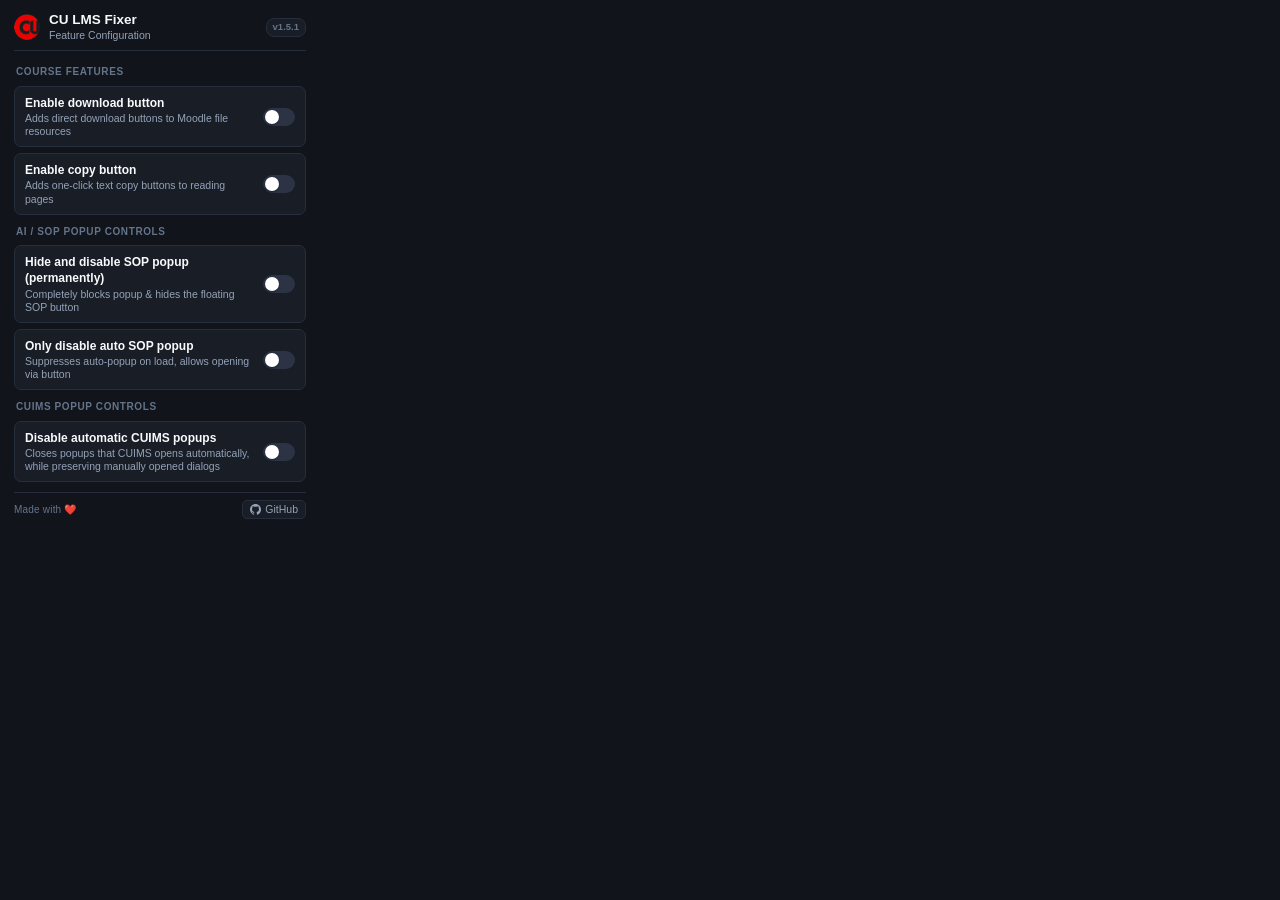
<file: popup.html>
<!DOCTYPE html>
<html lang="en">
<head>
  <meta charset="UTF-8">
  <meta name="viewport" content="width=device-width, initial-scale=1.0">
  <title>CU LMS Fixer & Tools</title>
  <link rel="stylesheet" href="popup.css">
</head>
<body>
  <div class="popup-container">
    <header class="header">
      <div class="header-branding">
        <img src="icons/icon-32.png" alt="CU LMS Logo" class="app-icon">
        <div>
          <h1 class="title">CU LMS Fixer</h1>
          <p class="subtitle">Feature Configuration</p>
        </div>
      </div>
      <span class="version-badge">v1.5.1</span>
    </header>

    <main class="settings-list">
      <div class="section-title">Course Features</div>

      <label class="setting-item" for="enableDownloadButton">
        <div class="setting-info">
          <span class="setting-name">Enable download button</span>
          <span class="setting-desc">Adds direct download buttons to Moodle file resources</span>
        </div>
        <input type="checkbox" id="enableDownloadButton" class="setting-checkbox">
      </label>

      <label class="setting-item" for="enableCopyButton">
        <div class="setting-info">
          <span class="setting-name">Enable copy button</span>
          <span class="setting-desc">Adds one-click text copy buttons to reading pages</span>
        </div>
        <input type="checkbox" id="enableCopyButton" class="setting-checkbox">
      </label>

      <div class="section-title">AI / SOP Popup Controls</div>

      <label class="setting-item" for="hideSopPermanently">
        <div class="setting-info">
          <span class="setting-name">Hide and disable SOP popup (permanently)</span>
          <span class="setting-desc">Completely blocks popup & hides the floating SOP button</span>
        </div>
        <input type="checkbox" id="hideSopPermanently" class="setting-checkbox">
      </label>

      <label class="setting-item" for="disableAutoSopPopup">
        <div class="setting-info">
          <span class="setting-name">Only disable auto SOP popup</span>
          <span class="setting-desc">Suppresses auto-popup on load, allows opening via button</span>
        </div>
        <input type="checkbox" id="disableAutoSopPopup" class="setting-checkbox">
      </label>

      <div class="section-title">CUIMS Popup Controls</div>

      <label class="setting-item" for="disableAutoCuimsPopup">
        <div class="setting-info">
          <span class="setting-name">Disable automatic CUIMS popups</span>
          <span class="setting-desc">Closes popups that CUIMS opens automatically, while preserving manually opened dialogs</span>
        </div>
        <input type="checkbox" id="disableAutoCuimsPopup" class="setting-checkbox">
      </label>
    </main>

    <footer class="footer">
      <div class="footer-left">
        <span id="footerCredit" class="footer-credit">Made with ❤️</span>
        <span id="saveStatus" class="save-status">✓ Saved</span>
      </div>
      <a id="githubLink" href="https://github.com/ankitpandeynine/Cu-lms-fixer" target="_blank" rel="noopener noreferrer" class="github-link" title="GitHub Repository">
        <svg class="github-icon" viewBox="0 0 24 24" width="11" height="11" fill="currentColor">
          <path d="M12 0C5.37 0 0 5.37 0 12c0 5.31 3.435 9.795 8.205 11.385.6.105.825-.255.825-.57 0-.285-.015-1.23-.015-2.235-3.015.555-3.795-.735-4.035-1.41-.135-.345-.72-1.41-1.23-1.695-.42-.225-1.02-.78-.015-.795.945-.015 1.62.87 1.845 1.23 1.08 1.815 2.805 1.305 3.495.99.105-.78.42-1.305.765-1.605-2.67-.3-5.46-1.335-5.46-5.925 0-1.305.465-2.385 1.23-3.225-.12-.3-.54-1.53.12-3.18 0 0 1.005-.315 3.3 1.23.96-.27 1.98-.405 3-.405s2.04.135 3 .405c2.295-1.56 3.3-1.23 3.3-1.23.66 1.65.24 2.88.12 3.18.765.84 1.23 1.905 1.23 3.225 0 4.605-2.805 5.625-5.475 5.925.435.375.81 1.095.81 2.22 0 1.605-.015 2.895-.015 3.3 0 .315.225.69.825.57A12.02 12.02 0 0024 12c0-6.63-5.37-12-12-12z"/>
        </svg>
        GitHub
      </a>
    </footer>
  </div>

  <script src="popup.js"></script>
</body>
</html>
</file>
<file: popup.css>
:root {
  --bg-primary: #11141a;
  --bg-card: #181d26;
  --bg-card-hover: #202733;
  --border-color: #262e3d;
  --accent-color: #bd1017;
  --accent-light: #e52b33;
  --text-main: #f8fafc;
  --text-muted: #94a3b8;
  --text-dim: #64748b;
  --success-color: #10b981;
}

* {
  box-sizing: border-box;
  margin: 0;
  padding: 0;
}

body {
  width: 320px;
  font-family: -apple-system, BlinkMacSystemFont, "Segoe UI", Roboto, Helvetica, Arial, sans-serif;
  background-color: var(--bg-primary);
  color: var(--text-main);
  font-size: 12.5px;
  line-height: 1.35;
  user-select: none;
}

.popup-container {
  display: flex;
  flex-direction: column;
  padding: 12px 14px 10px;
  gap: 10px;
}

.header {
  display: flex;
  align-items: center;
  justify-content: space-between;
  padding-bottom: 8px;
  border-bottom: 1px solid var(--border-color);
}

.header-branding {
  display: flex;
  align-items: center;
  gap: 9px;
}

.app-icon {
  width: 26px;
  height: 26px;
  border-radius: 50%;
}

.title {
  font-size: 13.5px;
  font-weight: 700;
  color: var(--text-main);
  line-height: 1.2;
}

.subtitle {
  font-size: 10.5px;
  color: var(--text-muted);
}

.version-badge {
  font-size: 9.5px;
  font-weight: 600;
  background: var(--bg-card);
  border: 1px solid var(--border-color);
  color: var(--text-dim);
  padding: 2px 6px;
  border-radius: 8px;
}

.section-title {
  font-size: 10px;
  font-weight: 600;
  text-transform: uppercase;
  letter-spacing: 0.6px;
  color: var(--text-dim);
  margin: 4px 0 1px 2px;
}

.settings-list {
  display: flex;
  flex-direction: column;
  gap: 6px;
}

.setting-item {
  display: flex;
  align-items: center;
  justify-content: space-between;
  gap: 10px;
  background: var(--bg-card);
  border: 1px solid var(--border-color);
  padding: 8px 10px;
  border-radius: 7px;
  cursor: pointer;
  transition: background-color 0.15s ease, border-color 0.15s ease;
}

.setting-item:hover {
  background: var(--bg-card-hover);
  border-color: #354054;
}

.setting-info {
  display: flex;
  flex-direction: column;
  gap: 1px;
}

.setting-name {
  font-size: 12px;
  font-weight: 600;
  color: var(--text-main);
}

.setting-desc {
  font-size: 10.5px;
  color: var(--text-muted);
  line-height: 1.25;
}

/* Custom styled slim toggle */
.setting-checkbox {
  appearance: none;
  -webkit-appearance: none;
  width: 32px;
  height: 18px;
  min-width: 32px;
  background: #2b3345;
  border-radius: 18px;
  position: relative;
  cursor: pointer;
  outline: none;
  transition: background 0.2s ease;
}

.setting-checkbox::before {
  content: "";
  position: absolute;
  top: 2px;
  left: 2px;
  width: 14px;
  height: 14px;
  border-radius: 50%;
  background: #ffffff;
  transition: transform 0.2s ease;
  box-shadow: 0 1px 2px rgba(0, 0, 0, 0.35);
}

.setting-checkbox:checked {
  background: var(--accent-light);
}

.setting-checkbox:checked::before {
  transform: translateX(14px);
}

.setting-checkbox:focus-visible {
  outline: 2px solid var(--accent-light);
  outline-offset: 1px;
}

/* Slim single-line footer */
.footer {
  display: flex;
  align-items: center;
  justify-content: space-between;
  padding-top: 7px;
  border-top: 1px solid var(--border-color);
  min-height: 24px;
}

.footer-left {
  position: relative;
  display: flex;
  align-items: center;
}

.footer-credit {
  font-size: 10px;
  color: var(--text-dim);
  letter-spacing: 0.2px;
  transition: opacity 0.2s ease;
}

.footer-credit.hidden {
  opacity: 0;
}

.save-status {
  position: absolute;
  left: 0;
  font-size: 10.5px;
  color: var(--success-color);
  font-weight: 600;
  opacity: 0;
  pointer-events: none;
  transition: opacity 0.2s ease;
  white-space: nowrap;
}

.save-status.visible {
  opacity: 1;
}

.github-link {
  display: inline-flex;
  align-items: center;
  gap: 4px;
  font-size: 10.5px;
  color: var(--text-muted);
  text-decoration: none;
  background: var(--bg-card);
  border: 1px solid var(--border-color);
  padding: 2px 7px;
  border-radius: 5px;
  transition: color 0.15s ease, border-color 0.15s ease, background-color 0.15s ease;
  line-height: 1.2;
}

.github-link:hover {
  color: var(--text-main);
  background: var(--bg-card-hover);
  border-color: #3b455c;
}

.github-icon {
  display: inline-block;
  vertical-align: middle;
}
</file>
